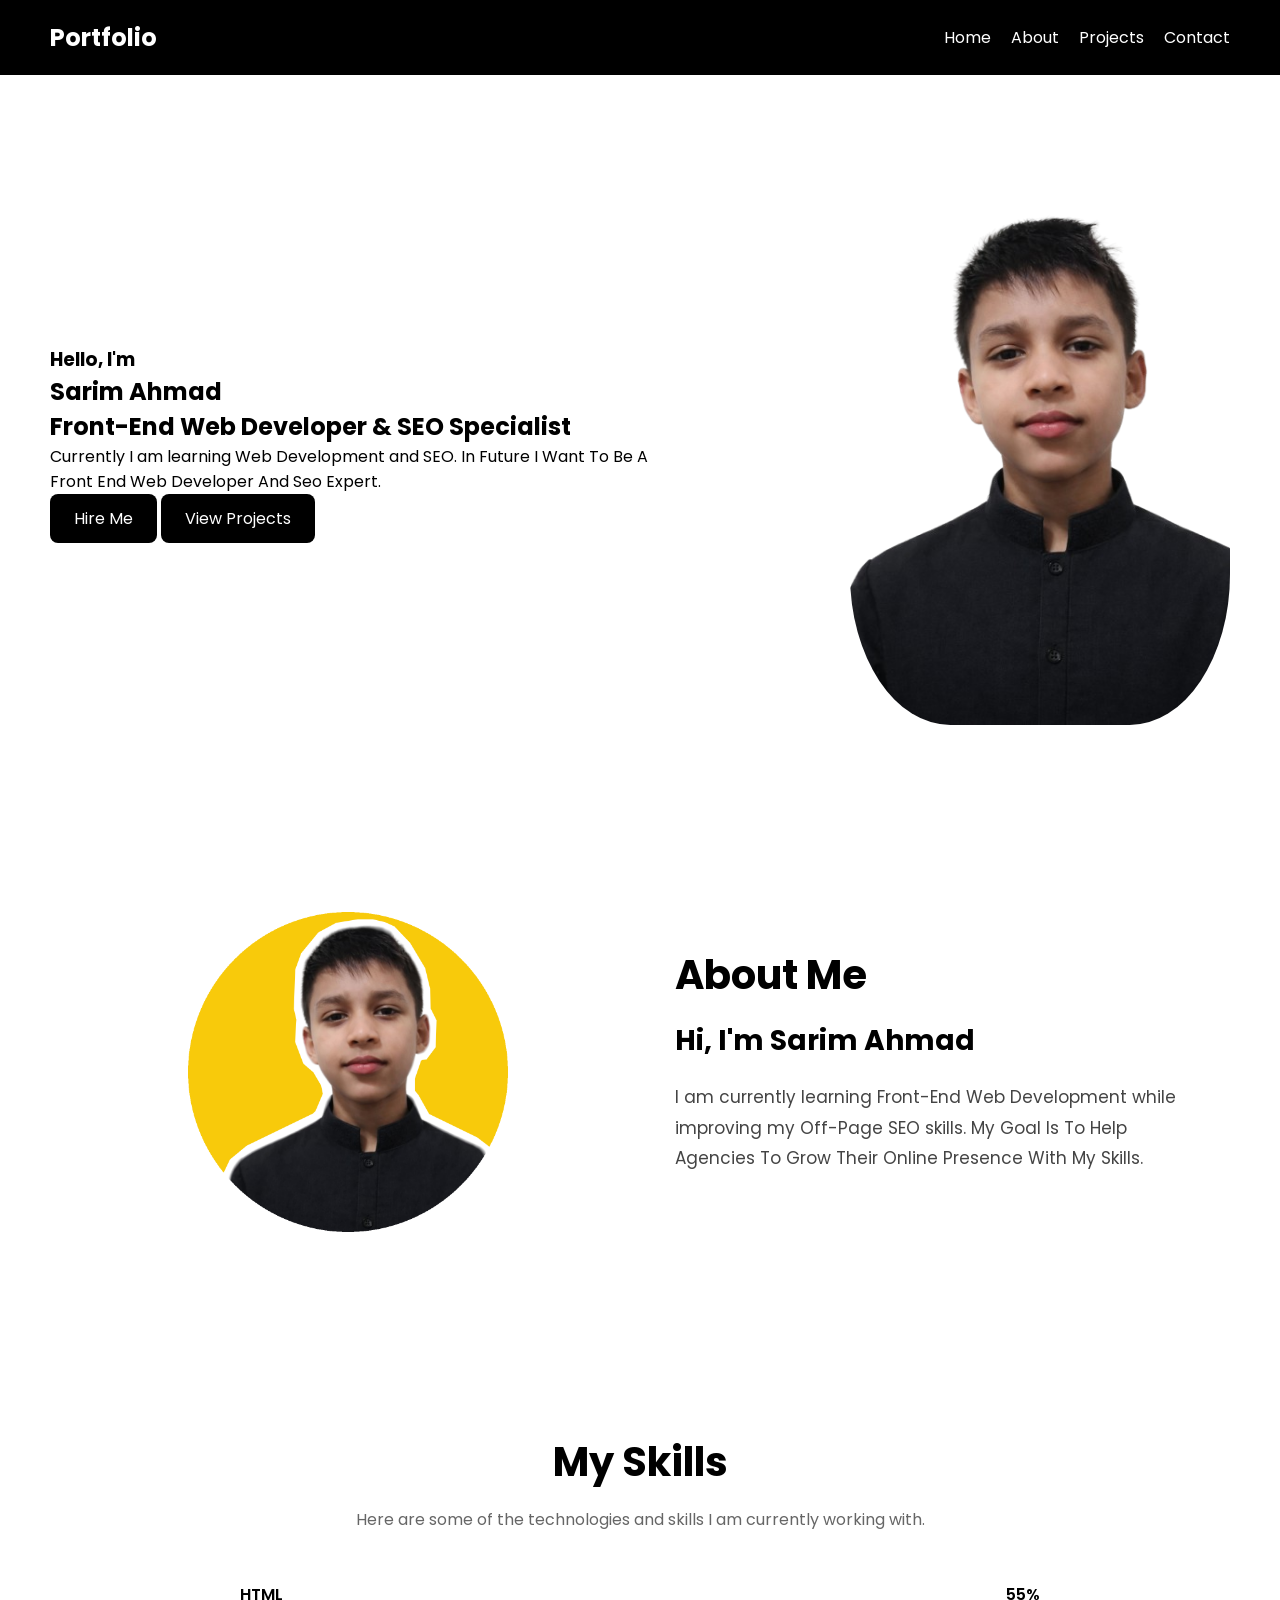
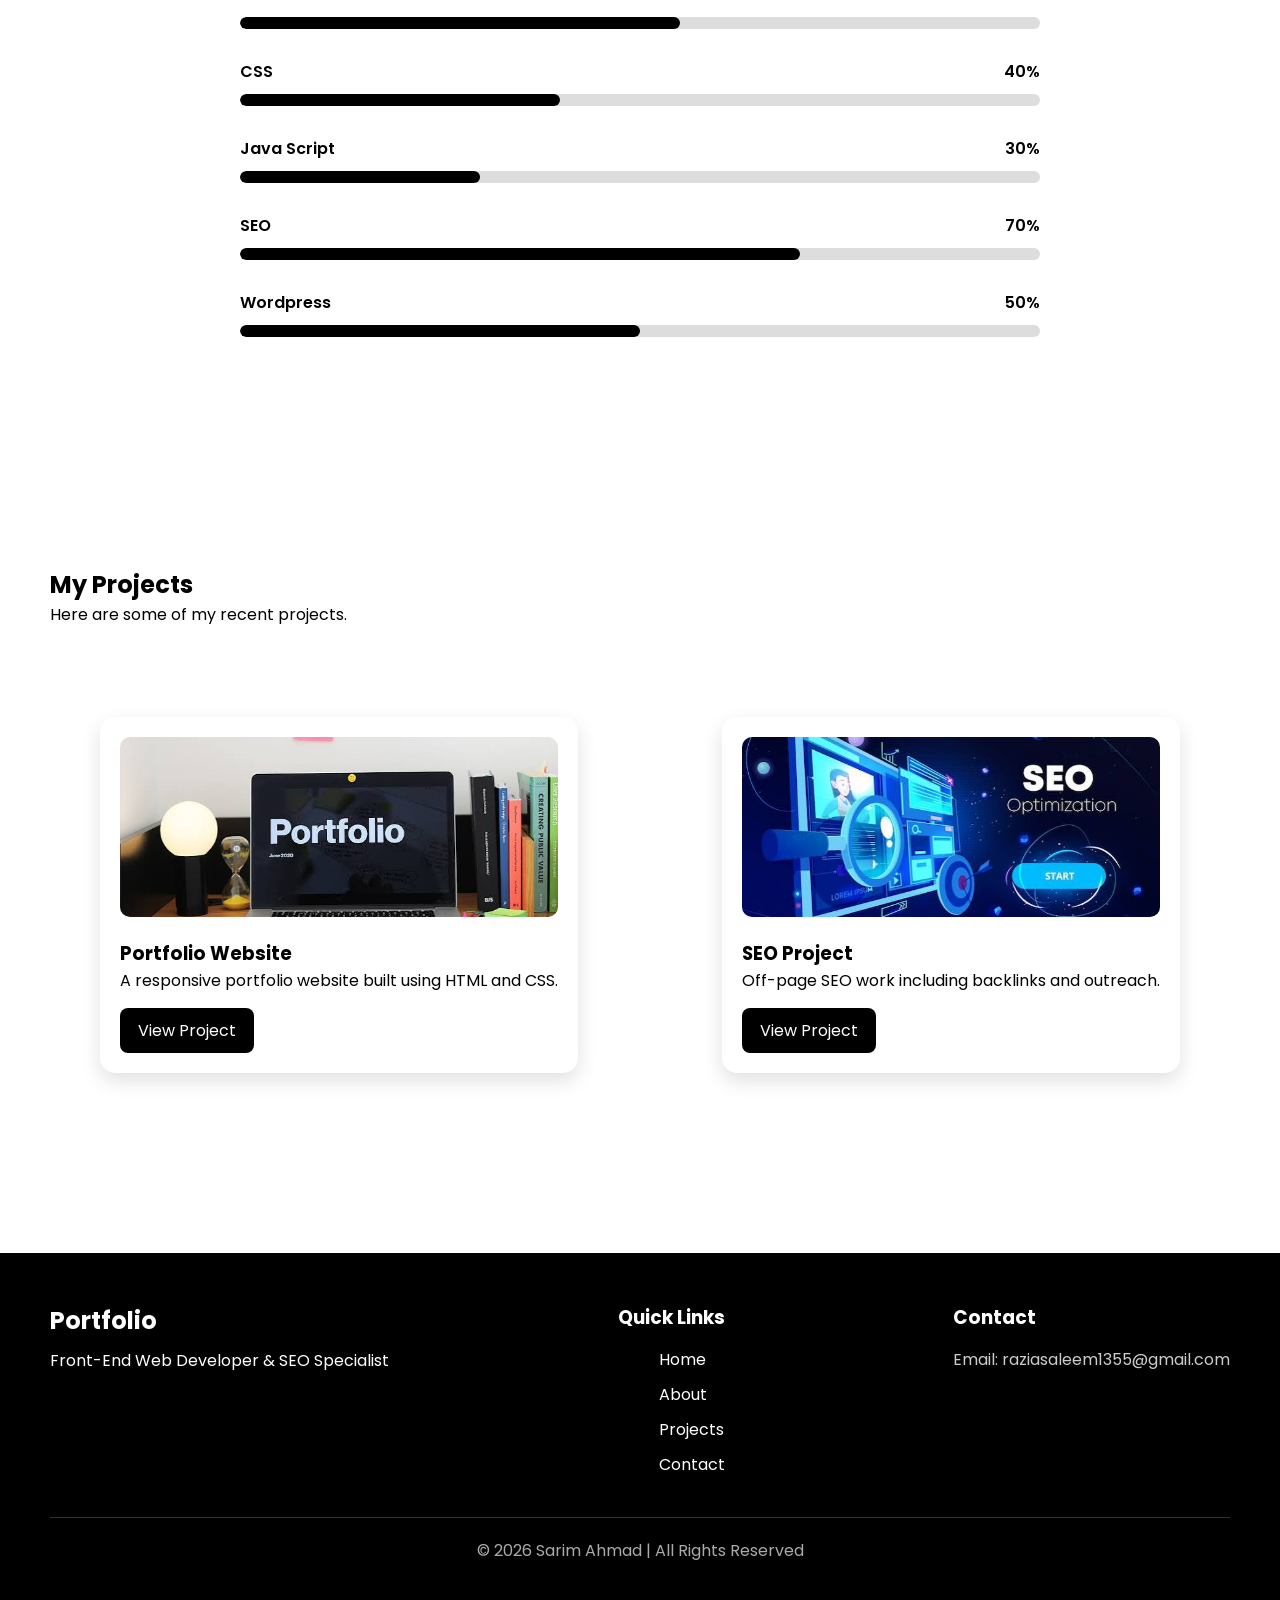
<file: index.html>
<!DOCTYPE html>
<html lang="en">
<head>
    <meta charset="UTF-8">
    <meta name="viewport" content="width=device-width, initial-scale=1.0">
    <title>Portfolio Website</title>
    <link rel="stylesheet" href="Style.css">
    <link rel="preconnect" href="https://fonts.googleapis.com">
<link rel="preconnect" href="https://fonts.gstatic.com" crossorigin>
<link href="https://fonts.googleapis.com/css2?family=Poppins:ital,wght@0,100;0,200;0,300;0,400;0,500;0,600;0,700;0,800;0,900;1,100;1,200;1,300;1,400;1,500;1,600;1,700;1,800;1,900&display=swap" rel="stylesheet">
</head>
<body>
    <header>
        <div class="logo">Portfolio</div>
        
        <nav>
            <ul>

                <li><a href="https://sarimahmad06.github.io/my-portfolio/">Home</a></li>
                <li><a href="https://sarimahmad06.github.io/my-portfolio/contact">About</a></li>
                <li class="dropdown">
                    <a href="https://sarimahmad06.github.io/my-portfolio/Projects.html">Projects</a>
                </li>
               <li><a href="https://sarimahmad06.github.io/my-portfolio/contact">Contact</a></li>
            </ul>
        </nav>
    </header>
    <section class="hero">

    <div class="hero-text">

        <h3>Hello, I'm</h3>

        <h1>Sarim Ahmad</h1>

        <h2>Front-End Web Developer & SEO Specialist</h2>

        <p>
            Currently I am learning Web Development and SEO. In Future I Want To Be A Front End Web Developer And Seo Expert.
        </p>

        <button id="hirebtn"><a href="https://sarimahmad06.github.io/my-portfolio/contact">Hire Me</a></button>
        <button id="herobtn">View Projects</button>

    </div>

    <div class="hero-image">
        <img src="Images/SarimAhmad.png" alt="Portfolio Image">
    </div>

</section>

<section class="about">

    <div class="container">

        <div class="about-image">
            <img src="Images/Sarim Ahmad.png" alt="">
        </div>

        <div class="about-text">

            <h2>About Me</h2>

            <h3>Hi, I'm Sarim Ahmad</h3>

            <p>
                I am currently learning Front-End Web Development while improving my Off-Page SEO skills. My Goal Is To Help Agencies To Grow Their Online Presence With My Skills.
            </p>

        </div>

    </div>

</section>

<section class="skills">

    <h2>My Skills</h2>

    <p class="skills-subtitle">
        Here are some of the technologies and skills I am currently working with.
    </p>

    <div class="skills-container">

        <div class="skill">

            <div class="skill-info">
                <span>HTML</span>
                <span>55%</span>
            </div>

            <div class="progress-bar">
                <div class="progress html"></div>
            </div>

        </div>

        <div id="skills" class="skill">
            
            <div class="skill-info">
                <span>CSS</span>
                <span>40%</span>
            </div>
                <div class="progress-bar">
                    <div class="progress css"></div>
                </div>
            </div>

            <div class="skill">
                <div class="skill-info">
                    <span>Java Script</span>
                    <Span>30%</Span>
                </div>
                <div class="progress-bar">
                    <div class="progress js"></div>
                </div>
            </div> 
            <div class="skill">
                <div class="skill-info">
                    <span>SEO</span>
                    <span>70%</span>
                </div>
                <div class="progress-bar">
                    <div class="progress seo"></div>
                </div>
            </div>

            <div class="skill">
                <div class="skill-info">
                    <span>Wordpress</span>
                    <span>50%</span>
                   </div>
                    <div class="progress-bar">
                        <div class="progress wordpress"></div>
                    </div>
                
            </div>

        </div>

        </div>

    </div>

</section>

<section id="projects" class="projects">

    <h2>My Projects</h2>

    <p class="projects-subtitle">
        Here are some of my recent projects.
    </p>

    <div class="projects-container">

        <div class="project-card">

            <img src="Images/images (1).jfif" alt="Portfolio Project">

            <h3>Portfolio Website</h3>

            <p>
                A responsive portfolio website built using HTML and CSS.
            </p>

            <button class="project-btn">View Project</button>

        </div>

        <div class="project-card">

            <img src="Images/images.jfif" alt="SEO Project">

            <h3>SEO Project</h3>

            <p>
                Off-page SEO work including backlinks and outreach.
            </p>

            <button class="project-btn">View Project</button>

        </div>

    </div>

</section>

<footer>

    <div class="footer-container">

        <div class="footer-logo">
            <h2>Portfolio</h2>
            <p>Front-End Web Developer & SEO Specialist</p>
        </div>

        <div class="footer-links">
            <h3>Quick Links</h3>

            <ul>
                <li><a href="https://sarimahmad06.github.io/my-portfolio/">Home</a></li>
                <li><a href="https://sarimahmad06.github.io/my-portfolio/about.html">About</a></li>
                <li><a href="https://sarimahmad06.github.io/my-portfolio/Projects.html">Projects</a></li>
                <li><a href="https://sarimahmad06.github.io/my-portfolio/contact">Contact</a></li>
            </ul>

        </div>

        <div class="footer-contact">

            <h3>Contact</h3>

            <p>Email: raziasaleem1355@gmail.com</p>

        </div>

    </div>

    <div class="footer-bottom">

        <p>© 2026 Sarim Ahmad | All Rights Reserved</p>

    </div>

</footer>

<script src="script.js"></script>
</body>
</html>
</file>
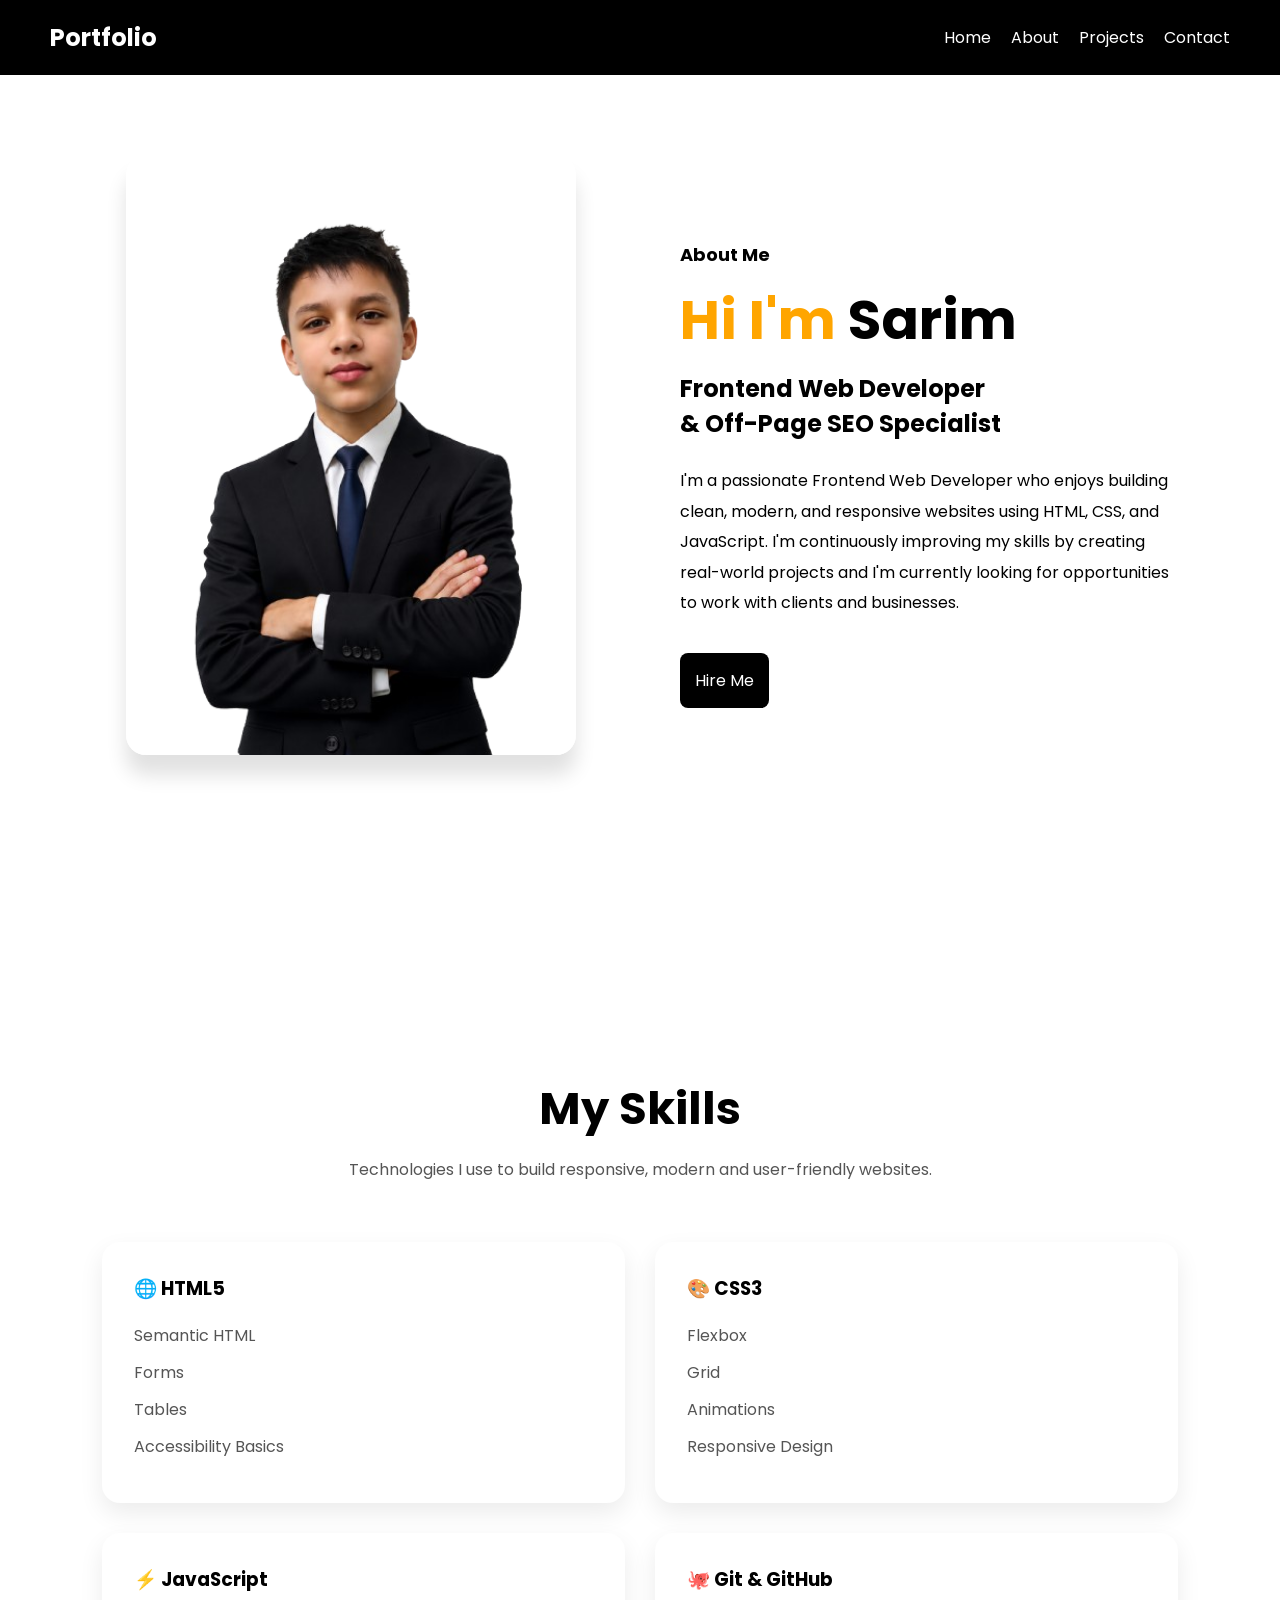
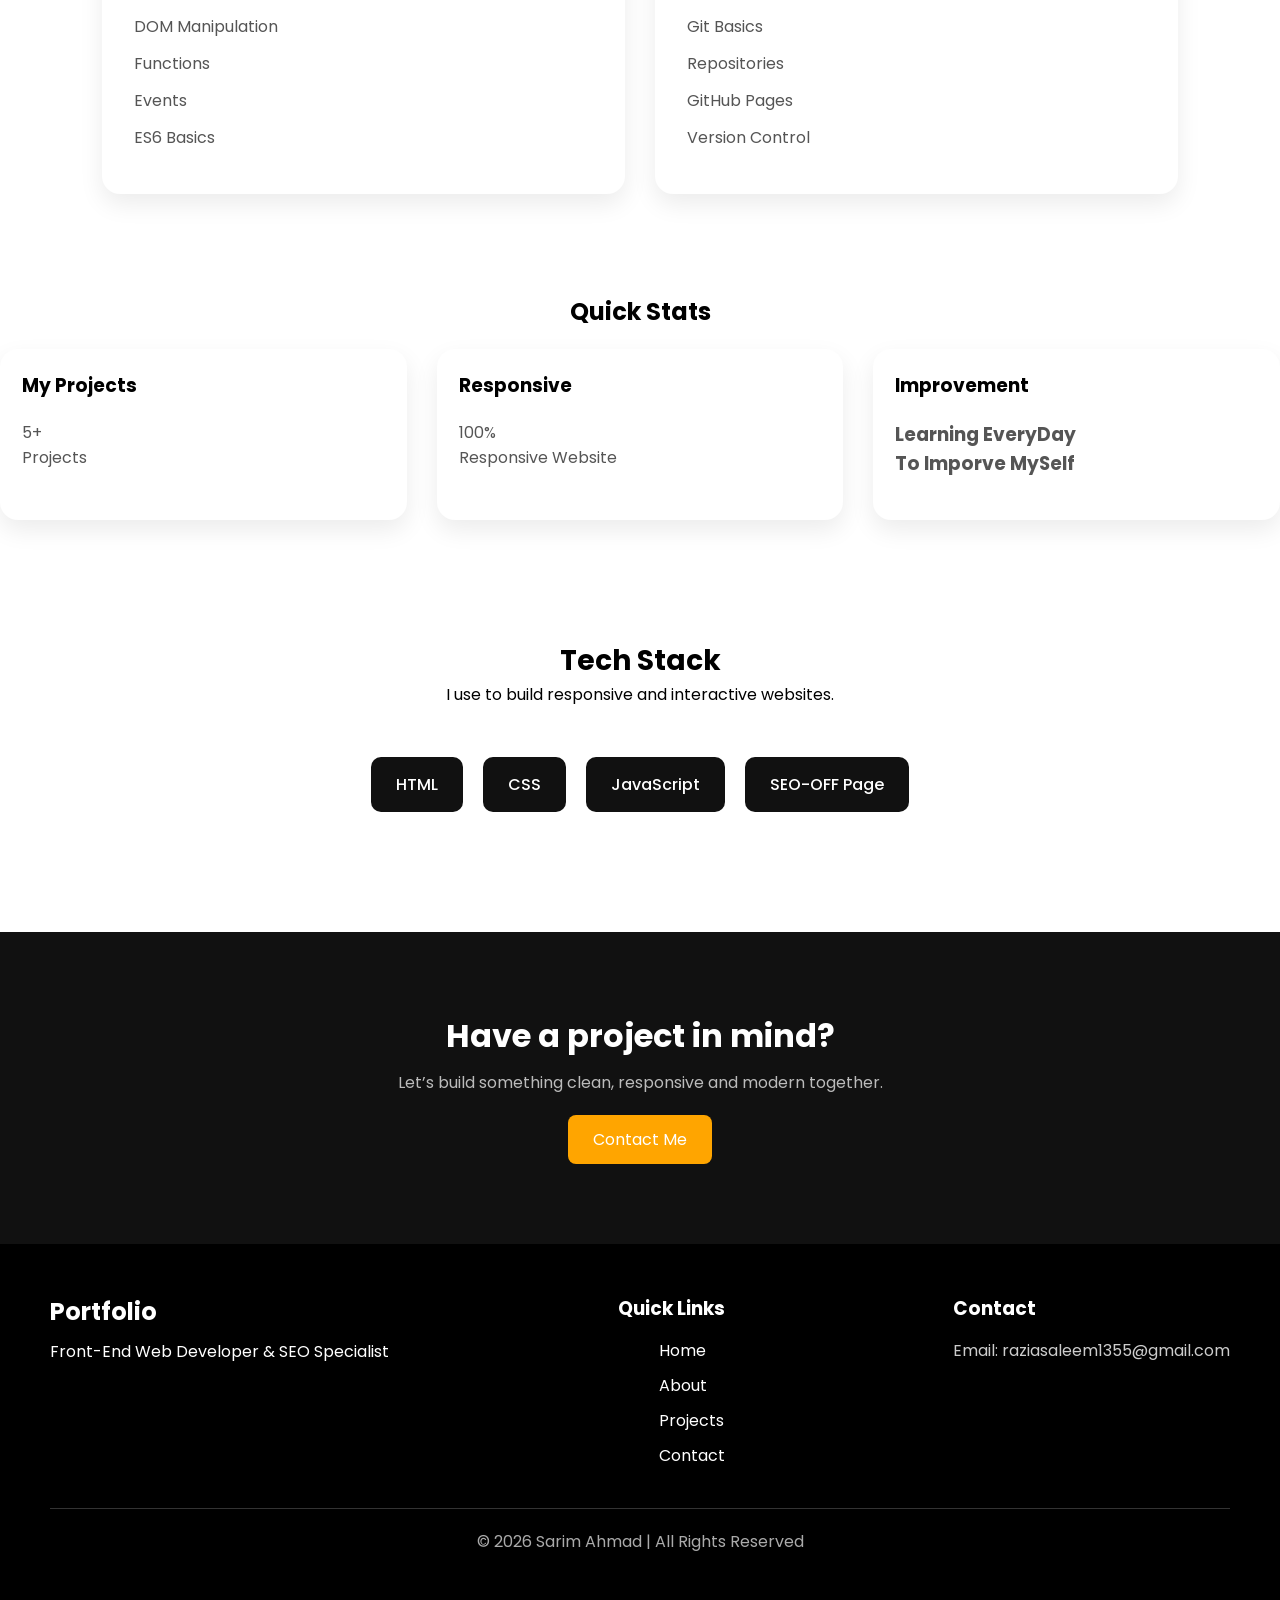
<file: about.html>
<!DOCTYPE html>
<html lang="en">
<head>
    <meta charset="UTF-8">
    <meta name="viewport" content="width=device-width, initial-scale=1.0">
    <title>Document</title>

     <link rel="preconnect" href="https://fonts.googleapis.com">
<link rel="preconnect" href="https://fonts.gstatic.com" crossorigin>
<link href="https://fonts.googleapis.com/css2?family=Poppins:ital,wght@0,100;0,200;0,300;0,400;0,500;0,600;0,700;0,800;0,900;1,100;1,200;1,300;1,400;1,500;1,600;1,700;1,800;1,900&display=swap" rel="stylesheet">
</head>
<style>
*{
    margin:0;
    padding:0;
    box-sizing:border-box;
    font-family:"Poppins",sans-serif;
}
header{
    background-color: black;
    color: white;
    display: flex;
    justify-content: space-between;
    align-items: center;
    padding: 20px 50px;
}

.logo{
    font-size: 24px;
    font-weight: bold;
    cursor: pointer;
    transition: 0.5s;
}
.logo:hover{
    color: orange;
}

nav ul{
    display: flex;
    list-style: none;
    gap: 20px;
}

nav a{
    color: white;
    text-decoration: none;
}

nav a:hover{
    color: orange;
}

.dropdown{
    position: relative;
}
.dropdown-menu{
    display: none;
    position:absolute;
    top: 100%;
    left:0%;
    background-color: black;
    list-style: none;
    min-width: 150px;
    padding: 10px;
}
.dropdown-menu li{
    padding: 10px;

}
.dropdown-menu a{
    color: white;
    text-decoration: none;
}
.dropdown:hover .dropdown-menu{
    display: block;
}
.hero{
    display: flex;
    align-items: center;
    justify-content: space-between;
    padding: 80px 50px;

}
#herobtn{
    cursor: pointer;
    padding: 12px 24px;
    border-radius: 8px;
    transition: 0.4s;
}
#herobtn:hover{
    background-color: black;
    color: orange;
    
}
.hero-image img{
    width: 100%;
    max-width:380px;
    border-radius: 26.4%;
    transition: 0.3s;
}
.hero-image img:hover{
    cursor: pointer;
    transform:scale(1.1);
}
#hirebtn{
    cursor: pointer;
    padding: 12px 24px;
    border-radius: 8px;
    transition: 0.4s;

}
#hirebtn a{
        text-decoration: none;
        color: white;
        transition: 0.4s;
}
#hirebtn a:hover{
    color: orange;
}
#hirebtn:hover{
        background-color: black;
         color: orange;
}
.hero-text{
    max-width: 600px;
}
/* =======================
        ABOUT SECTION
========================== */

.about{
    padding: 100px 0;
    background-color:white
}

.about .container{
    max-width: 1200px;
    margin: 0 auto;
    padding: 0 50px;

    display: flex;
    align-items: center;
    justify-content: space-between;
    gap: 70px;
}

.about-image{
    flex: 1;
    display: flex;
    justify-content: center;
}

.about-image img{
    width: 320px;
    max-width: 100%;
    border-radius: 20px;
    transition: 0.3s ease;

}

.about-image img:hover{
    transform: scale(1.05);
}

.about-text{
    flex: 1;
}

.about-text h2{
    font-size: 40px;
    margin-bottom: 15px;
}

.about-text h3{
    font-size: 28px;
    margin-bottom: 20px;
}

.about-text p{
    font-size: 17px;
    line-height: 1.8;
    margin-bottom: 25px;
    color: #444;
}

.skills-list{
    list-style: none;
    padding: 0;
}

.skills-list li{
    font-size: 18px;
    margin-bottom: 12px;
    font-weight: 500;
}
/* =======================
        SKILLS SECTION
========================== */

.skills{
    padding:100px 50px;
    background:white;
}

.skills h2{
    text-align:center;
    font-size:40px;
    margin-bottom:15px;
}

.skills-subtitle{
    text-align:center;
    color:#666;
    margin-bottom:50px;
}

.skills-container{
    max-width:800px;
    margin:auto;
}

.skill{
    margin-bottom:30px;
}

.skill-info{
    display:flex;
    justify-content:space-between;
    margin-bottom:10px;
    font-weight:600;
}

.progress-bar{
    width:100%;
    height:12px;
    background:#ddd;
    border-radius:20px;
    overflow:hidden;
}

.progress{
    height:100%;
    background:black;
    border-radius:20px;
    transition: width 1.5s ease;
    width:0;
}

.projects{
    padding: 100px 50px;
background: white;
}
.projects-container{
    display: flex;
    justify-content: space-between;
    margin-top:10px;
    padding: 80px 50px;
      
}
.project-card{
    background: white;
    border-radius: 15px;
    padding: 20px;
    box-shadow: 0 8px 20px rgba(0,0,0,0.12);
    transition: 0.3s;
}
.project-card:hover{
    transform:translateY(-8px)
    

}
.project-card img{
    width: 100%;
    height: 180px;
    object-fit: cover;
    border-radius: 10px;
    margin-bottom: 15px;
}
.project-btn{
    margin-top:15px;
    padding:10px 18px;
    border:none;
    border-radius:8px;
    background:black;
    color:white;
    cursor:pointer;
    transition:.3s;
}

.project-btn:hover{
    background:orange;
    color:black;
}
footer{
    background-color: black;
    color: white;
    padding: 50px;
}
.footer-links h3{
    margin-bottom: 15px;
}

.footer-links ul{
    list-style: none;
}

.footer-links li{
    margin-bottom: 10px;
}
.footer-links{
    display: flex;
    flex-direction: column;
    align-items: flex-end;
}

.footer-links a{
    color: white;
    text-decoration: none;
    transition: .3s;
}

.footer-links a:hover{
    color: orange;
}
.footer-container{
    display: flex;
    justify-content: space-between;
    align-items: flex-start;
    gap: 40px;
    margin-bottom: 30px;
}
.footer-logo h2{
    margin-bottom: 10px;
}

.footer-logo h2{
    transition: 0.5s;
    cursor: pointer;
}

.footer-logo h2:hover{
    color: orange;
}

.footer-contact h3{
    margin-bottom: 15px;
}

.footer-contact p{
    color: #ccc;
}
.footer-bottom{
    border-top: 1px solid #333;
    padding-top: 20px;
    text-align: center;
    color: #aaa;
}
.footer-contact p{
    margin-top:10px;
}
       .contact{

            width:90%;
            max-width:700px;

            margin:60px auto;

            background:white;

            padding:40px;

            border-radius:10px;

            box-shadow:0 8px 20px rgba(0,0,0,.15);

        }

        .contact h1{

            text-align:center;

            margin-bottom:10px;

        }

        .contact p{

            text-align:center;

            margin-bottom:30px;

            color:gray;

        }

        form{

            display:flex;

            flex-direction:column;

            gap:20px;

        }

        input,
        textarea{

            padding:15px;

            border:2px solid #ddd;

            border-radius:8px;

            font-size:16px;

            outline:none;

        }

        input:focus,
        textarea:focus{

            border-color:orange;

        }

        textarea{

            height:180px;

            resize:none;

        }

        button{

            padding:15px;

            border:none;

            background:black;

            color:white;

            border-radius:8px;

            cursor:pointer;

            transition:.3s;

            font-size:16px;

        }

        button:hover{

            background:orange;

        }
        .about-hero{
    width:100%;
    min-height:100vh;
    padding:100px 8%;
}

.about-container{
    display:flex;
    justify-content:space-between;
    align-items:center;
    gap:80px;
}

.about-image{
    flex:1;
    display:flex;
    transform: translateY(-20px);
}

.about-image img{
width: 100%;
max-width:450px;;
    border-radius:20px;
        box-sizing: border-box;
    box-shadow: 0 20px 20px rgba(0,0,0,0.12);
    border-radius: 20px;
}

.about-content{
    flex:1;
}

.about-content h4{
    color: black;
    font-size:18px;
    margin-bottom:10px;
}

.about-content h1{
    font-size:55px;
    margin-bottom:10px;
    color: orange;
}

.about-content span{
    color:black;
}

.about-content h2{
    color:black;
    margin-bottom: 25px;
}

.about-content p{
    line-height:1.9;
    color: black;
    margin-bottom:35px;
    max-width: 600px;
}

.about-buttons{
    display:flex;
    gap:20px;
}
.about-buttons a{
    text-decoration: none;
    color: white;
    transition: 0.3s;
}
.about-buttons a:hover{
    color: black;
}
.skills{
    padding:100px 8%;
}

.skills-heading{
    text-align:center;
    margin-bottom:60px;
}

.skills-heading h2{
    font-size:2.8rem;
    color:black;
}

.skills-heading p{
    color:#555;
    margin-top:10px;
}

.skills-grid{
    display:grid;
    grid-template-columns:repeat(2,1fr);
    gap:30px;
}
.skill-card{

    background:white;

    padding:30px;

    border-radius:18px;

    box-shadow:0 10px 25px rgba(0,0,0,.08);

    transition:.3s;

    border:2px solid transparent;

}
.skill-card:hover{

    transform:translateY(-10px);

    border-color:orange;

    box-shadow:0 20px 40px rgba(0,0,0,.15);

}
.skill-card h3{

    margin-bottom:20px;

    color:black;

}

.skill-card ul{

    list-style:none;

}

.skill-card li{

    margin:12px 0;

    color:#555;

}
.stats-heading{
    text-align: center;
        font-weight: 24px;
    margin-bottom: 20px;
}
.stats-grid{
    display:grid;
    grid-template-columns:repeat(3,1fr);
    gap:30px;
}
.stats-card{
    background:white;

    padding:30px;

    border-radius:18px;

    box-shadow:0 10px 25px rgba(0,0,0,.08);

    transition:.3s;

    border:2px solid transparent;
    
    padding: 20px;

    margin-bottom: 20px;

}
.stats-card:hover{
    transform:translateY(-10px);

    border-color:orange;

    box-shadow:0 20px 40px rgba(0,0,0,.15);
}
.stats-card h3{

    margin-bottom:20px;

    color:black;

}

.stats-card ul{

    list-style:none;

}

.stats-card li{

    margin:12px 0;

    color:#555;

}
.tech-stack{
     padding: 60px 20px;
}
.tech-heading{
    text-align: center;
    margin-top: 40px;
    margin-bottom: 30px;
}
.tech-heading h2{
    font-size: 28px;
}
.tech-para{
    color: orange;
}

.skills-stack ul{
    display: flex;
    justify-content: center;
    gap: 20px;
    list-style: none;
    padding: 0;
    flex-wrap: wrap;
}

.skills-stack li{
    background: #111;
    color: white;
    padding: 15px 25px;
    border-radius: 10px;
    font-weight: 500;
    font-size: 16px;
    transition: all 0.3s ease;
    cursor: pointer;
    position: relative;
    overflow: hidden;
    margin-top: 20px;
}
.skills-stack li:hover{
    transform: translateY(-5px);
    box-shadow: 0 0 15px orange, 0 0 30px orange;
    background: #1a1a1a;
}
.cta{
    text-align: center;
    padding: 80px 20px;
    background: #111;
    color: white;
    margin-top: 60px;
}

.cta h2{
    font-size: 32px;
    margin-bottom: 10px;
}

.cta p{
    color: #bbb;
    margin-bottom: 20px;
}

.cta-btn{
    display: inline-block;
    padding: 12px 25px;
    background: orange;
    color: white;
    text-decoration: none;
    border-radius: 8px;
    transition: 0.3s;
}

.cta-btn:hover{
    background: darkorange;
    transform: translateY(-3px);
}
    
</style>
<body>
    
        <header>
        <div class="logo">Portfolio</div>
        
        <nav>
            <ul>

                <li><a href="https://sarimahmad06.github.io/my-portfolio/">Home</a></li>
                <li><a href="https://sarimahmad06.github.io/my-portfolio/contact">About</a></li>
                <li class="dropdown">
                    <a href="https://sarimahmad06.github.io/my-portfolio/Projects.html">Projects</a>
                </li>
               <li><a href="https://sarimahmad06.github.io/my-portfolio/contact">Contact</a></li>
            </ul>
        </nav>
    </header>

<section class="about-hero">
    
    <div class="about-container">

        <div class="about-image">

            <img src="About Image.png" alt="about img">

        </div>

<div class="about-content">
    <h4>About Me</h4>
    <h1>Hi I'm <span>Sarim</span></h1>
    <h2>
Frontend Web Developer <br>
& Off-Page SEO Specialist
</h2>
      <p>
                I'm a passionate Frontend Web Developer who enjoys building
                clean, modern, and responsive websites using HTML, CSS,
                and JavaScript. I'm continuously improving my skills by
                creating real-world projects and I'm currently looking for
                opportunities to work with clients and businesses.
            </p>

<div class="about-buttons">

                <button class="btn"><a href="https://sarimahmad06.github.io/my-portfolio/contact">Hire Me</a></button>

</div>

        </div>

    </div>

    </div>
</section>

<section class="skills">

    <div class="skills-heading">

        <h2>My Skills</h2>

        <p>
            Technologies I use to build responsive, modern and user-friendly websites.
        </p>

    </div>

    <div class="skills-grid">

        <div class="skill-card">

            <h3>🌐 HTML5</h3>

            <ul>
                <li>Semantic HTML</li>
                <li>Forms</li>
                <li>Tables</li>
                <li>Accessibility Basics</li>
            </ul>

        </div>

        <div class="skill-card">

            <h3>🎨 CSS3</h3>

            <ul>
                <li>Flexbox</li>
                <li>Grid</li>
                <li>Animations</li>
                <li>Responsive Design</li>
            </ul>

        </div>

        <div class="skill-card">

            <h3>⚡ JavaScript</h3>

            <ul>
                <li>DOM Manipulation</li>
                <li>Functions</li>
                <li>Events</li>
                <li>ES6 Basics</li>
            </ul>

        </div>

        <div class="skill-card">

            <h3>🐙 Git & GitHub</h3>

            <ul>
                <li>Git Basics</li>
                <li>Repositories</li>
                <li>GitHub Pages</li>
                <li>Version Control</li>
            </ul>

        </div>

    </div>

</section>

<section class="quick-stats">

<div class="stats-heading">

<h2> Quick Stats </h2>

</div>    

<div class="stats-grid">

<div class="stats-card">

<h3>My Projects</h3>
    <ul>
        <li>
            5+ <br> Projects
        </li>
    </ul>


</div>

<div class="stats-card">

<h3>Responsive</h3>
    <ul>
        <li>
            100% <br> Responsive Website
        </li>
    </ul>


</div>

<div class="stats-card">

<h3>Improvement<h3>
    <ul>
        <li>
            Learning EveryDay <br> To Imporve MySelf
        </li>
    </ul>


</div>
</div>


</section>

<section class="tech-stack">

  <div class="tech-heading">
    <h2>Tech Stack</h2>
    <p>I use to build responsive and interactive websites.</p>
  </div>

  <div class="skills-stack">
    <ul>
      <li>HTML</li>
      <li>CSS</li>
      <li>JavaScript</li>
      <li>SEO-OFF Page</li>
    </ul>
  </div>

</section>

<section class="cta">

  <h2>Have a project in mind?</h2>
  <p>Let’s build something clean, responsive and modern together.</p>

  <a href="https://sarimahmad06.github.io/my-portfolio/contact" class="cta-btn">Contact Me</a>

</section>
<footer>

    <div class="footer-container">

        <div class="footer-logo">
            <h2>Portfolio</h2>
            <p>Front-End Web Developer & SEO Specialist</p>
        </div>

        <div class="footer-links">
            <h3>Quick Links</h3>

            <ul>
                <li><a href="https://sarimahmad06.github.io/my-portfolio/">Home</a></li>
                <li><a href="https://sarimahmad06.github.io/my-portfolio/about.html">About</a></li>
                <li><a href="https://sarimahmad06.github.io/my-portfolio/Projects.html">Projects</a></li>
                <li><a href="https://sarimahmad06.github.io/my-portfolio/contact">Contact</a></li>
            </ul>

        </div>

        <div class="footer-contact">

            <h3>Contact</h3>

            <p>Email: raziasaleem1355@gmail.com</p>

        </div>

    </div>

    <div class="footer-bottom">

        <p>© 2026 Sarim Ahmad | All Rights Reserved</p>

    </div>

</footer>

</body>
</html>
</file>
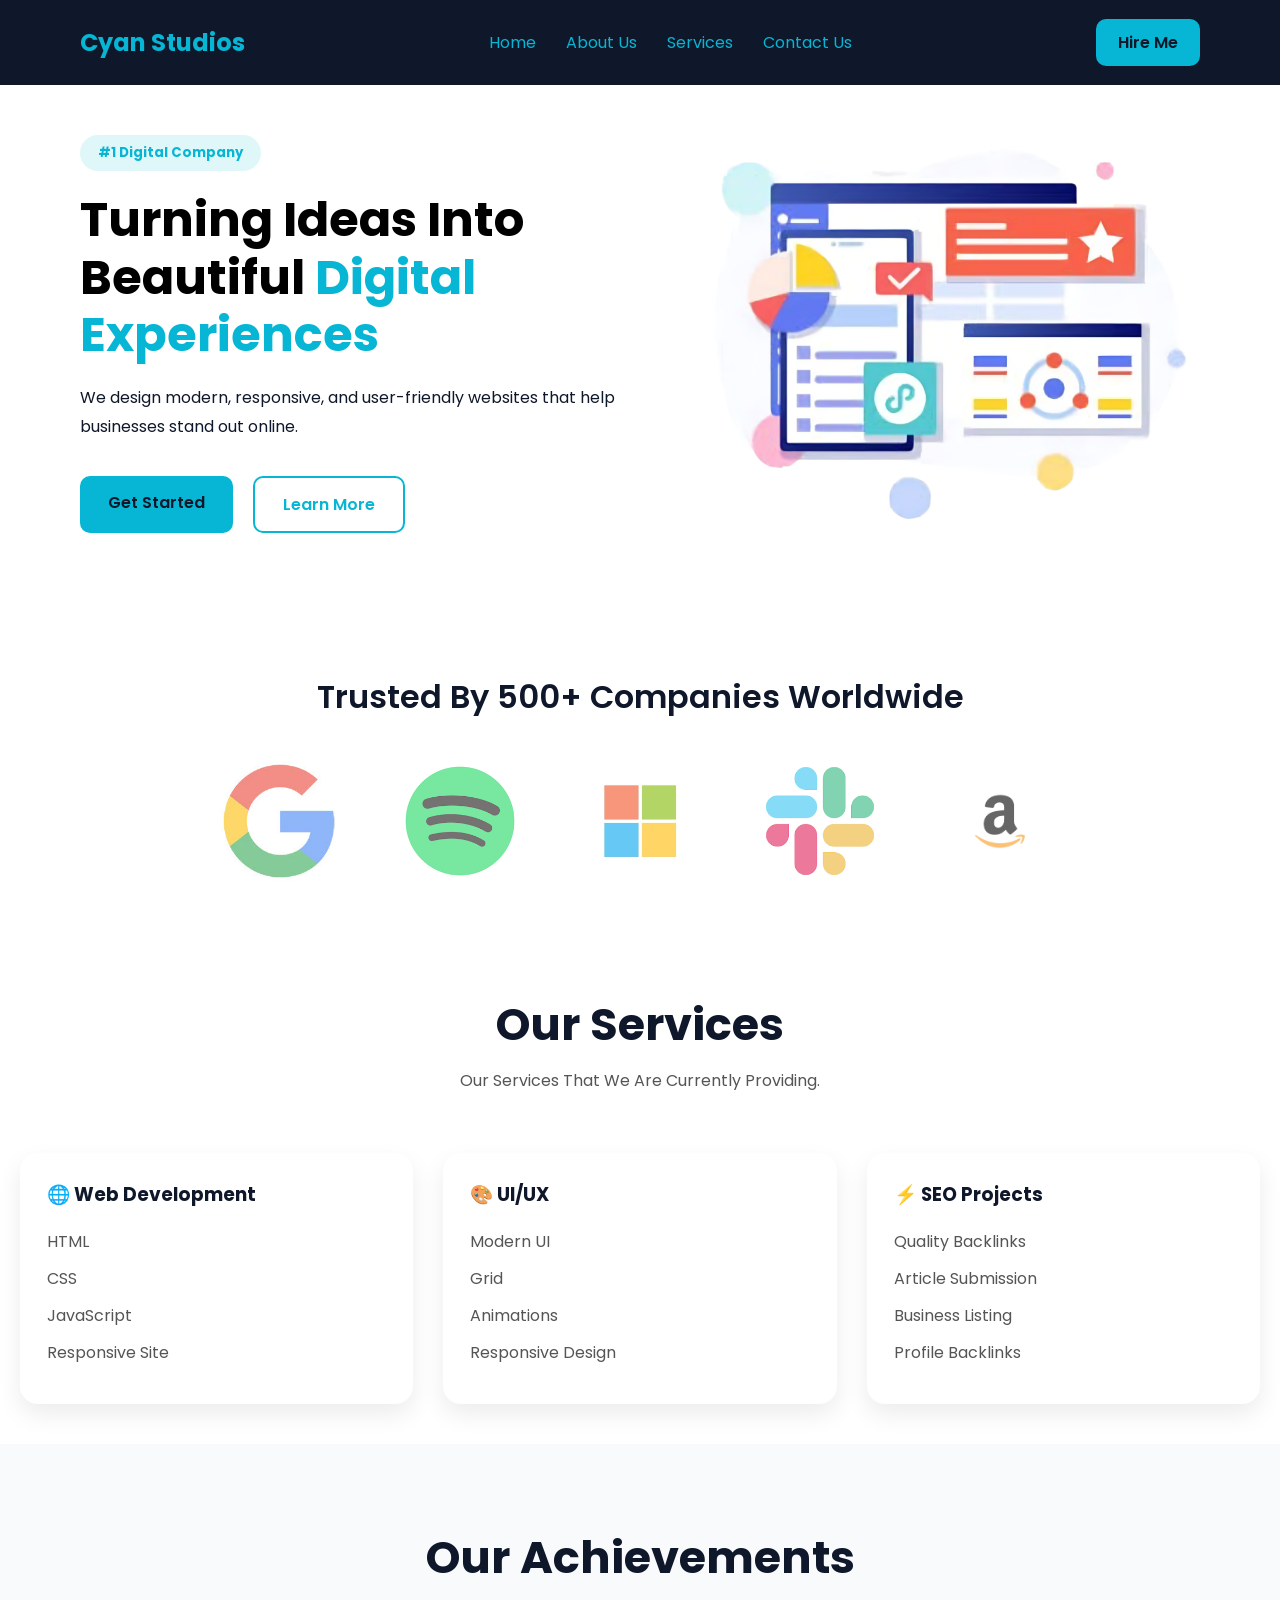
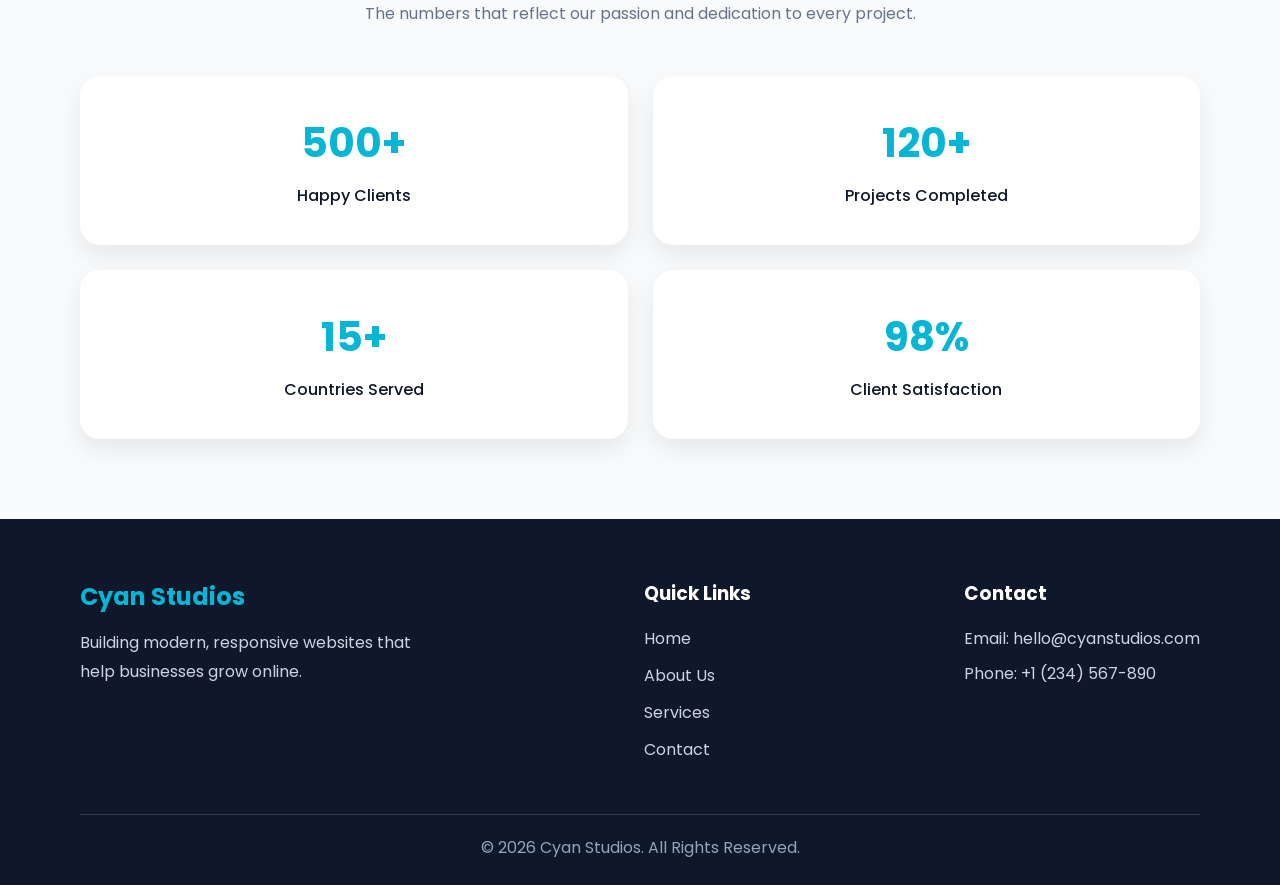
<file: LandingPage.html>
<!DOCTYPE html>
<html lang="en">
<head>
    <meta charset="UTF-8">
    <meta name="viewport" content="width=device-width, initial-scale=1.0">
    <title>Cyan Studios | Build Your Online Presence</title>
    <link rel="stylesheet" href="landingpage.css">
     <link rel="preconnect" href="https://fonts.googleapis.com">
<link rel="preconnect" href="https://fonts.gstatic.com" crossorigin>
<link href="https://fonts.googleapis.com/css2?family=Poppins:ital,wght@0,100;0,200;0,300;0,400;0,500;0,600;0,700;0,800;0,900;1,100;1,200;1,300;1,400;1,500;1,600;1,700;1,800;1,900&display=swap" rel="stylesheet">
</head>
<body>
    
    <header>
        <div class="logo">Cyan Studios</div>

<nav>
    <ul>

        <li><a href="#">Home</a></li>
        <li><a href="#">About Us</a></li>
        <li><a href="#">Services</a></li>
        <li><a href="#">Contact Us</a></li>
        
    </ul>
</nav>

<div>
    <a id="hirebtn" href="#">Hire Me</a>
</div>

    </header>


 <section class="hero">

    <div class="hero-text">

        <div>
            <h5>#1 Digital Company</h5>
        </div>

        <div class="hero-heading">
            <h1>
                Turning Ideas Into Beautiful
                <span>Digital Experiences</span>
            </h1>

            <p>
                We design modern, responsive, and user-friendly websites
                that help businesses stand out online.
            </p>
        </div>

        <!-- Buttons go INSIDE hero-text -->
        <div class="hero-buttons">
            <a href="#">Get Started</a>
            <a href="#">Learn More</a>
        </div>

    </div>

    <div class="hero-image">
        <img src="illustration.png" alt="Hero Image">
    </div>

</section>


<section class="trusted">

<h3>Trusted By 500+ Companies Worldwide</h3>
<div class="company-logos">

    <img src="google.jfif" alt="">
    <img src="spotify.png" alt="">
    <img src="microsoft.png" alt="">
    <img src="slack.png" alt="">
    <img src="amazon.png" alt="">

</div>

</section>

<section class="services">

 <div class="service-heading">

        <h2>Our Services</h2>

        <p>
            Our Services That We Are Currently Providing.
        </p>

    </div>

    <div class="service-grid">

        <div class="service-card">

            <h3>🌐 Web Development</h3>

            <ul>
                <li>HTML</li>
                <li>CSS</li>
                <li>JavaScript</li>
                <li>Responsive Site</li>
            </ul>

        </div>

        <div class="service-card">

            <h3>🎨 UI/UX</h3>

            <ul>
                <li>Modern UI</li>
                <li>Grid</li>
                <li>Animations</li>
                <li>Responsive Design</li>
            </ul>

        </div>

        <div class="service-card">

            <h3>⚡ SEO Projects</h3>

            <ul>
                <li>Quality Backlinks</li>
                <li>Article Submission</li>
                <li>Business Listing</li>
                <li>Profile Backlinks</li>
            </ul>

        </div>

    </div>

</section>

<section class="stats">

    <div class="stats-heading">
        <h2>Our Achievements</h2>
        <p>The numbers that reflect our passion and dedication to every project.</p>
    </div>

    <div class="stats-grid">

        <div class="stat-card">
            <h3>500+</h3>
            <p>Happy Clients</p>
        </div>

        <div class="stat-card">
            <h3>120+</h3>
            <p>Projects Completed</p>
        </div>

        <div class="stat-card">
            <h3>15+</h3>
            <p>Countries Served</p>
        </div>

        <div class="stat-card">
            <h3>98%</h3>
            <p>Client Satisfaction</p>
        </div>

    </div>

   

</section>

<footer>

    <div class="footer-container">

        <div class="footer-logo">
            <h2>Cyan Studios</h2>
            <p>Building modern, responsive websites that help businesses grow online.</p>
        </div>

        <div class="footer-links">

            <h3>Quick Links</h3>

            <ul>
                <li><a href="#">Home</a></li>
                <li><a href="#">About Us</a></li>
                <li><a href="#">Services</a></li>
                <li><a href="#">Contact</a></li>
            </ul>

        </div>

        <div class="footer-contact">

            <h3>Contact</h3>

            <p>Email: hello@cyanstudios.com</p>
            <p>Phone: +1 (234) 567-890</p>

        </div>

    </div>

    <div class="footer-bottom">
        <p>© 2026 Cyan Studios. All Rights Reserved.</p>
    </div>

</footer>

</body>
</html>
</file>
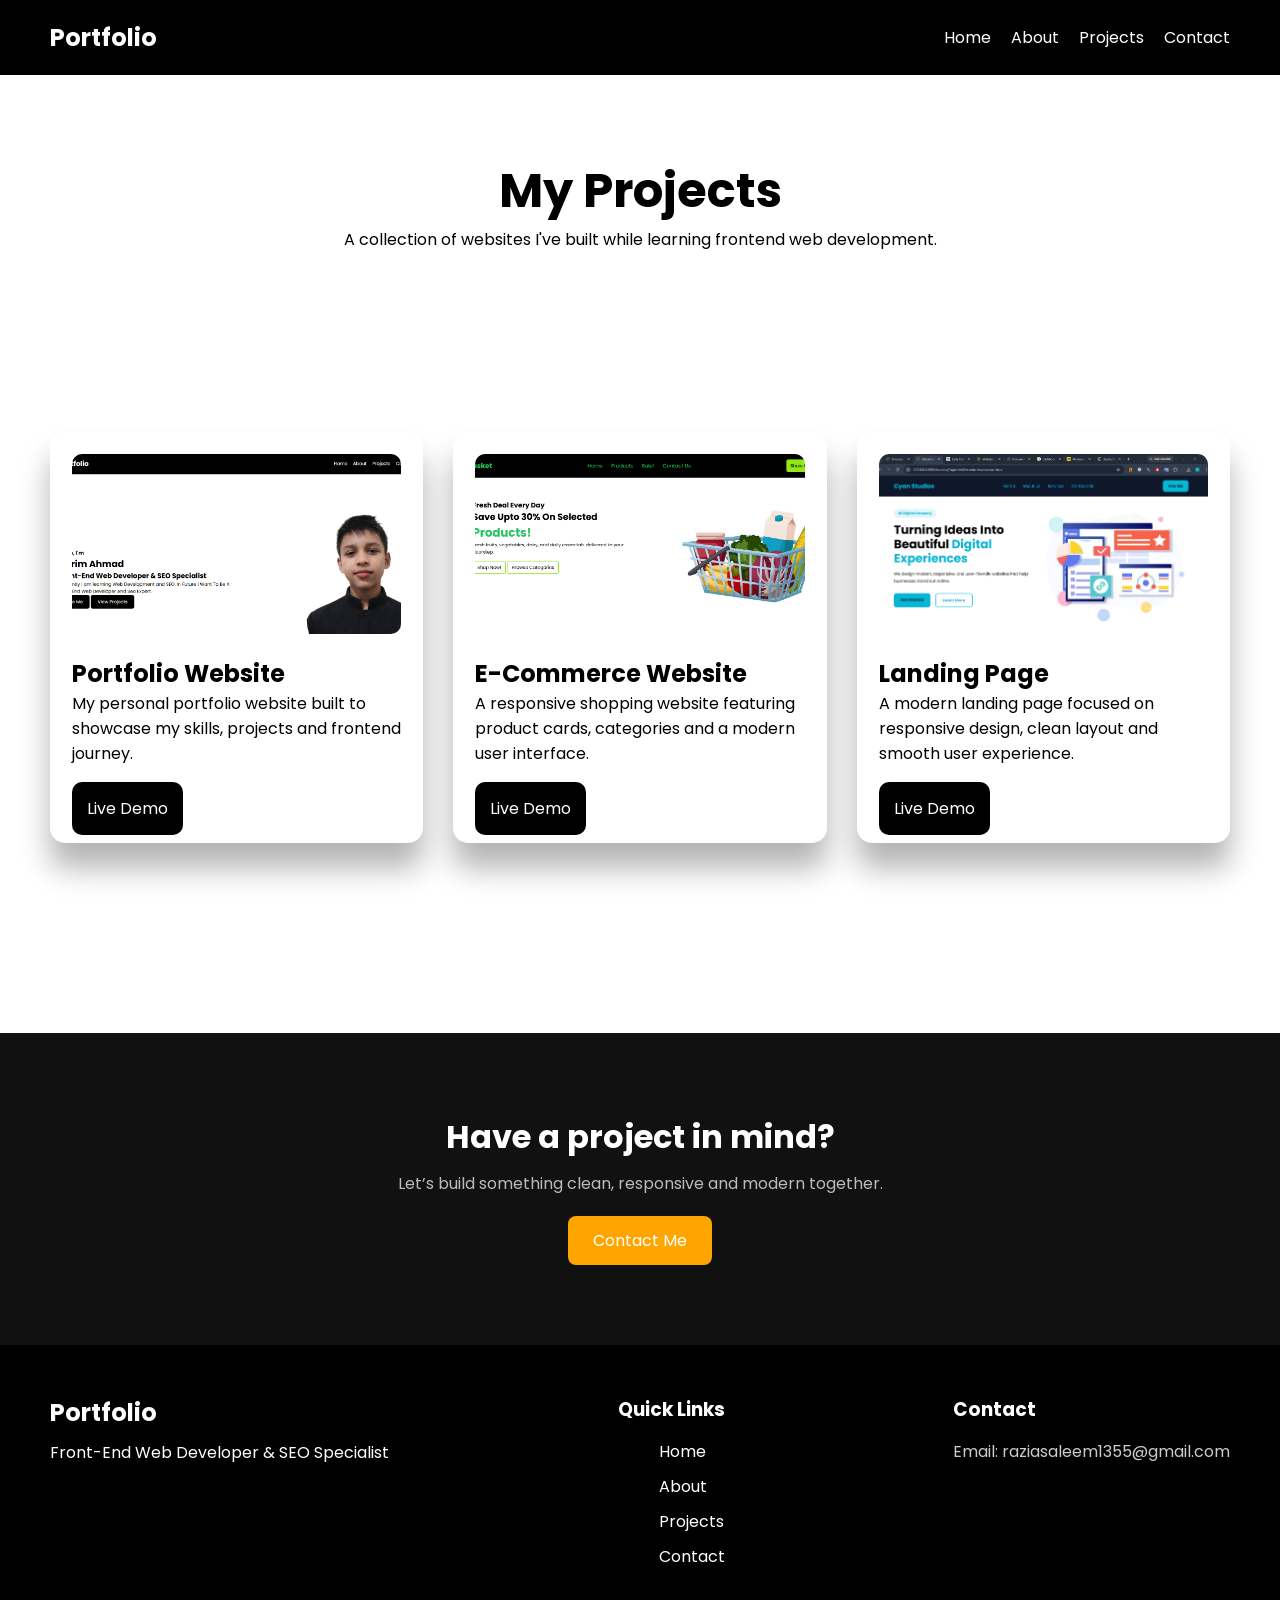
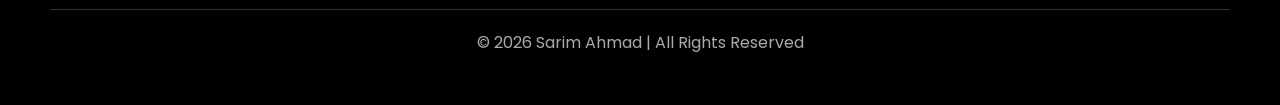
<file: Projects.html>
<!DOCTYPE html>
<html lang="en">
<head>
    <meta charset="UTF-8">
    <meta name="viewport" content="width=device-width, initial-scale=1.0">
    <title>My Projects</title>
    <link rel="stylesheet" href="project.css">
    <link rel="preconnect" href="https://fonts.googleapis.com">
<link rel="preconnect" href="https://fonts.gstatic.com" crossorigin>
<link href="https://fonts.googleapis.com/css2?family=Poppins:ital,wght@0,100;0,200;0,300;0,400;0,500;0,600;0,700;0,800;0,900;1,100;1,200;1,300;1,400;1,500;1,600;1,700;1,800;1,900&display=swap" rel="stylesheet">
</head>
<body>
    
    <header>
        <div class="logo">Portfolio</div>
        
        <nav>
            <ul>

                <li><a href="https://sarimahmad06.github.io/my-portfolio/">Home</a></li>
                <li><a href="https://sarimahmad06.github.io/my-portfolio/about.html">About</a></li>
                <li class="dropdown">
                    <a href="https://sarimahmad06.github.io/my-portfolio/Projects.html">Projects</a>
                </li>
               <li><a href="https://sarimahmad06.github.io/my-portfolio/contact">Contact</a></li>
            </ul>
        </nav>
    </header>

    <section class="hero">
<div class="hero-text">
        <h1>My Projects</h1>

        <p>
            A collection of websites I've built while learning
            frontend web development.
        </p>
</div>
    </section>


    <main class="projects">


        <section class="project-card">

            <div class="project-image">
                <img src="Portfolio.PNG" alt="Portfolio Website">
            </div>

            <div class="project-info">

                <h2>Portfolio Website</h2>

                <p>
                    My personal portfolio website built to showcase
                    my skills, projects and frontend journey.
                </p>
                </div>

                <div class="buttons">
                    <a href="https://sarimahmad06.github.io/my-portfolio" class="live-btn">Live Demo</a>
                </div>

            </div>

        </section>

        <!-- Project 2 -->

        <section class="project-card reverse">

            <div class="project-image">
                <img src="Ecobasket.PNG" alt="E-Commerce Website">
            </div>

            <div class="project-info">

                <h2>E-Commerce Website</h2>

                <p>
                    A responsive shopping website featuring product
                    cards, categories and a modern user interface.
                </p>

                <div class="tech-stack">
            
        
                </div>

                <div class="buttons">
                    <a href="https://sarimahmad06.github.io/my-portfolio/ecommerce.html" class="live-btn">Live Demo</a>
                </div>

            </div>

        </section>

        <!-- Project 3 -->

        <section class="project-card">

            <div class="project-image">
                <img src="Landing Page.PNG" alt="Landing Page">
            </div>

            <div class="project-info">

                <h2>Landing Page</h2>

                <p>
                    A modern landing page focused on responsive design,
                    clean layout and smooth user experience.
                </p>


                
            
                </div>

                <div class="buttons">
                    <a href="https://sarimahmad06.github.io/my-portfolio/LandingPage.html" class="live-btn">Live Demo</a>
                </div>

            </div>

        </section>

    </main>

    <!-- ================= CTA ================= -->

    <section class="cta">

  <h2>Have a project in mind?</h2>
  <p>Let’s build something clean, responsive and modern together.</p>

  <a href="https://sarimahmad06.github.io/my-portfolio/contact" class="cta-btn">Contact Me</a>

</section>

    <!-- ================= FOOTER ================= -->

    <footer>

    <div class="footer-container">

        <div class="footer-logo">
            <h2>Portfolio</h2>
            <p>Front-End Web Developer & SEO Specialist</p>
        </div>

        <div class="footer-links">
            <h3>Quick Links</h3>

            <ul>
                <li><a href="https://sarimahmad06.github.io/my-portfolio/">Home</a></li>
                <li><a href="https://sarimahmad06.github.io/my-portfolio/about.html">About</a></li>
                <li><a href="https://sarimahmad06.github.io/my-portfolio/Projects.html">Projects</a></li>
                <li><a href="https://sarimahmad06.github.io/my-portfolio/contact">Contact</a></li>
            </ul>

        </div>

        <div class="footer-contact">

            <h3>Contact</h3>

            <p>Email: raziasaleem1355@gmail.com</p>

        </div>

    </div>

    <div class="footer-bottom">

        <p>© 2026 Sarim Ahmad | All Rights Reserved</p>

    </div>

</footer>

</body>
</html>
</file>
<file: Style.css>
*{
    margin:0;
    padding:0;
    box-sizing:border-box;
    font-family:"Poppins",sans-serif;
}
header{
    background-color: black;
    color: white;
    display: flex;
    justify-content: space-between;
    align-items: center;
    padding: 20px 50px;
}

.logo{
    font-size: 24px;
    font-weight: bold;
    cursor: pointer;
    transition: 0.5s;
}
.logo:hover{
    color: orange;
}

nav ul{
    display: flex;
    list-style: none;
    gap: 20px;
}

nav a{
    color: white;
    text-decoration: none;
}

nav a:hover{
    color: orange;
}

.dropdown{
    position: relative;
}
.dropdown-menu{
    display: none;
    position:absolute;
    top: 100%;
    left:0%;
    background-color: black;
    list-style: none;
    min-width: 150px;
    padding: 10px;
}
.dropdown-menu li{
    padding: 10px;

}
.dropdown-menu a{
    color: white;
    text-decoration: none;
}
.dropdown:hover .dropdown-menu{
    display: block;
}
.hero{
    display: flex;
    align-items: center;
    justify-content: space-between;
    padding: 80px 50px;

}
#herobtn{
    cursor: pointer;
    padding: 12px 24px;
    border-radius: 8px;
    transition: 0.4s;
}
#hirebtn a{
        text-decoration: none;
        color: white;
        transition: 0.4s;
}
#herobtn:hover{
    background-color: black;
    color: orange;
    
}
#hirebtn a:hover{
    color: orange;
}
.hero-image img{
    width: 100%;
    max-width:380px;
    border-radius: 26.4%;
    transition: 0.3s;
}
.hero-image img:hover{
    cursor: pointer;
    transform:scale(1.1);
}
#hirebtn{
    cursor: pointer;
    padding: 12px 24px;
    border-radius: 8px;
    transition: 0.4s;

}
#hirebtn a{
        text-decoration: none;
        color: white;
        transition: 0.4s;
}
#hirebtn a:hover{
    color: orange;
}
#hirebtn:hover{
        background-color: black;
         color: orange;
}
.hero-text{
    max-width: 600px;
}
/* =======================
        ABOUT SECTION
========================== */

.about{
    padding: 100px 0;
    background-color:white
}

.about .container{
    max-width: 1200px;
    margin: 0 auto;
    padding: 0 50px;

    display: flex;
    align-items: center;
    justify-content: space-between;
    gap: 70px;
}

.about-image{
    flex: 1;
    display: flex;
    justify-content: center;
}

.about-image img{
    width: 320px;
    max-width: 100%;
    border-radius: 20px;
    transition: 0.3s ease;

}

.about-image img:hover{
    transform: scale(1.05);
}

.about-text{
    flex: 1;
}

.about-text h2{
    font-size: 40px;
    margin-bottom: 15px;
}

.about-text h3{
    font-size: 28px;
    margin-bottom: 20px;
}

.about-text p{
    font-size: 17px;
    line-height: 1.8;
    margin-bottom: 25px;
    color: #444;
}

.skills-list{
    list-style: none;
    padding: 0;
}

.skills-list li{
    font-size: 18px;
    margin-bottom: 12px;
    font-weight: 500;
}
/* =======================
        SKILLS SECTION
========================== */

.skills{
    padding:100px 50px;
    background:white;
}

.skills h2{
    text-align:center;
    font-size:40px;
    margin-bottom:15px;
}

.skills-subtitle{
    text-align:center;
    color:#666;
    margin-bottom:50px;
}

.skills-container{
    max-width:800px;
    margin:auto;
}

.skill{
    margin-bottom:30px;
}

.skill-info{
    display:flex;
    justify-content:space-between;
    margin-bottom:10px;
    font-weight:600;
}

.progress-bar{
    width:100%;
    height:12px;
    background:#ddd;
    border-radius:20px;
    overflow:hidden;
}

.progress{
    height:100%;
    background:black;
    border-radius:20px;
    transition: width 1.5s ease;
    width:0;
}

.projects{
    padding: 100px 50px;
background: white;
}
.projects-container{
    display: flex;
    justify-content: space-between;
    margin-top:10px;
    padding: 80px 50px;
      
}
.project-card{
    background: white;
    border-radius: 15px;
    padding: 20px;
    box-shadow: 0 8px 20px rgba(0,0,0,0.12);
    transition: 0.3s;
}
.project-card:hover{
    transform:translateY(-8px)
    

}
.project-card img{
    width: 100%;
    height: 180px;
    object-fit: cover;
    border-radius: 10px;
    margin-bottom: 15px;
}
.project-btn{
    margin-top:15px;
    padding:10px 18px;
    border:none;
    border-radius:8px;
    background:black;
    color:white;
    cursor:pointer;
    transition:.3s;
}

.project-btn:hover{
    background:orange;
    color:black;
}
footer{
    background-color: black;
    color: white;
    padding: 50px;
}
.footer-links h3{
    margin-bottom: 15px;
}

.footer-links ul{
    list-style: none;
}

.footer-links li{
    margin-bottom: 10px;
}
.footer-links{
    display: flex;
    flex-direction: column;
    align-items: flex-end;
}

.footer-links a{
    color: white;
    text-decoration: none;
    transition: .3s;
}

.footer-links a:hover{
    color: orange;
}
.footer-container{
    display: flex;
    justify-content: space-between;
    align-items: flex-start;
    gap: 40px;
    margin-bottom: 30px;
}
.footer-logo h2{
    margin-bottom: 10px;
}

.footer-logo h2{
    transition: 0.5s;
    cursor: pointer;
}

.footer-logo h2:hover{
    color: orange;
}

.footer-contact h3{
    margin-bottom: 15px;
}

.footer-contact p{
    color: #ccc;
}
.footer-bottom{
    border-top: 1px solid #333;
    padding-top: 20px;
    text-align: center;
    color: #aaa;
}
.footer-contact p{
    margin-top:10px;
}
       .contact{

            width:90%;
            max-width:700px;

            margin:60px auto;

            background:white;

            padding:40px;

            border-radius:10px;

            box-shadow:0 8px 20px rgba(0,0,0,.15);

        }

        .contact h1{

            text-align:center;

            margin-bottom:10px;

        }

        .contact p{

            text-align:center;

            margin-bottom:30px;

            color:gray;

        }

        form{

            display:flex;

            flex-direction:column;

            gap:20px;

        }

        input,
        textarea{

            padding:15px;

            border:2px solid #ddd;

            border-radius:8px;

            font-size:16px;

            outline:none;

        }

        input:focus,
        textarea:focus{

            border-color:orange;

        }

        textarea{

            height:180px;

            resize:none;

        }

        button{

            padding:15px;

            border:none;

            background:black;

            color:white;

            border-radius:8px;

            cursor:pointer;

            transition:.3s;

            font-size:16px;

        }

        button:hover{

            background:orange;

        }
</file>
<file: landingpage.css>
@media (max-width:768px){

header{
    flex-wrap:wrap;
    justify-content:center;
    gap:20px;
    padding:20px;
}

nav ul{
    gap:20px;
    flex-wrap:wrap;
    justify-content:center;
}

}
*{
    margin: 0;
    padding: 0;
    font-family: poppins,sans-serif;
}
header{
    display: flex;
    justify-content: space-between;
    align-items: center;
    background-color:#0F172A;
    padding: 25px 80px;
    max-width: 1200px;
    margin: auto;
   
}
.logo{
    color: #06B6D4;
    cursor: pointer;
    transition: 0.3s;
    font-weight: 700;
    font-size: 1.5rem;
}
.logo:hover{
    color: white;
}
nav ul{
    display: flex;
    gap: 30px;
    list-style: none;
}
li a{
    text-decoration: none;
    color: #06B6D4;
    transition: 0.3s;
}

li a:hover{
    color: white;
}
#hirebtn{
    background-color: #06B6D4;
    color: #0F172A;
    text-decoration: none;
    padding: 12px 22px;
    border-radius: 10px;
    font-weight: 600;
    transition: 0.3s;
}
#hirebtn:hover{
    background: white;
    transform:scale(1.1)
}
.hero{
    padding: 50px 80px;
    display: flex;
    justify-content: space-between;
}
span{
    color: #06B6D4;
}
.hero-text{
    max-width: 600px;
    width: 100%;
    padding-bottom: 20px;
}
.hero-text h1{
    font-size:3rem;
font-weight:700;
line-height:1.2;

}

.hero-heading p{
    margin-top: 20px;
    margin-bottom: 35px;
    line-height: 1.8;
    color: #0F172A;
}

.hero-text h5{
    display:inline-block;
    background:#E0F7FA;
    color:#06B6D4;
    padding:8px 18px;
    border-radius:50px;
    margin-bottom:20px;
}

.hero-buttons{
    display: flex;
    gap: 20px;
    margin-top: 15px;
}

.hero-buttons a{
    display: inline-block;
    text-decoration: none;
    padding: 14px 28px;
    border-radius: 10px;
    font-weight: 600;
    transition: all 0.3s ease;
}

.hero-buttons a:first-child{
    background: #06B6D4;
    color: #0F172A;
}

.hero-buttons a:first-child:hover{
    background: #0891B2;
    transform: translateY(-3px);
    box-shadow: 0 10px 25px rgba(6, 182, 212, 0.35);
}

.hero-buttons a:last-child{
    background: transparent;
    color: #06B6D4;
    border: 2px solid #06B6D4;
}

.hero-buttons a:last-child:hover{
    background: #06B6D4;
    color: #0F172A;
    transform: translateY(-3px);
    box-shadow: 0 10px 25px rgba(6, 182, 212, 0.35);
}

.hero-image img{
    max-width: 500px;
    width: 100%;
    height: auto;
}
.trusted{
    text-align: center;
      padding: 70px 80px;
}
.trusted h3{
    color: #0F172A;
    font-size: 2rem;
    margin-bottom: 40px;
    font-weight: 600;
}
.company-logos{
    display: flex;
    justify-content: center;
    align-items: center;
    gap: 60px;
    flex-wrap: wrap;
}
.company-logos img{
    width: 120px;
    opacity: .6;
    transition: .3s;
}
.company-logos img:hover{
    opacity: 1;
    transform: scale(1.08);
}
.services{
    padding:40px 20px;

}
.service-heading{
    text-align: center;
    margin-bottom: 60px;
}
.service-heading h2{
    font-size:2.8rem;
    color:#0F172A;
}
.service-heading p{
    color:#555;
    margin-top:10px;
}
.service-grid{
    display:grid;
    grid-template-columns:repeat(3,1fr);
    gap:30px;
}
.service-card{

    background:white;

    padding:30px;

    border-radius:18px;

    box-shadow:0 10px 25px rgba(0,0,0,.08);

    transition:.3s;

    cursor: pointer;

    border:2px solid transparent;

    padding:25px;

}
.service-card:hover{
    border-color: #06B6D4;
}
.service-card h3{

    margin-bottom:20px;

    color:#0F172A;

}

.service-card ul{

    list-style:none;

}

.service-card li{

    margin:12px 0;

    color:#555;

}
.stats{
    padding: 80px;
    background: #F8FAFC;
}

.stats-heading{
    text-align: center;
    margin-bottom: 50px;
}

.stats-heading h2{
    font-size: 2.8rem;
    color: #0F172A;
}

.stats-heading p{
    color: #64748B;
    margin-top: 10px;
}

.stats-grid{
    display: grid;
    grid-template-columns: repeat(2,1fr);
    gap: 25px;
}

.stat-card{
    background: white;
    border-radius: 20px;
    padding: 35px;
    text-align: center;
    box-shadow: 0 10px 25px rgba(0,0,0,.08);
    transition: .3s;
    border:2px solid transparent;
}

.stat-card:hover{
    transform: translateY(-8px);
    box-shadow: 0 18px 35px rgba(0,0,0,.30);
    border:2px #06B6D4 solid ;
}

.stat-card h3{
    font-size: 2.5rem;
    color: #06B6D4;
    margin-bottom: 10px;
}

.stat-card p{
    color: #0F172A;
    font-weight: 500;
}
footer{
    background:#0F172A;
    color:white;
    padding:60px 80px 25px;
}

.footer-container{
    max-width:1200px;
    margin:auto;
    display:flex;
    justify-content:space-between;
    align-items:flex-start;
    gap:60px;
    flex-wrap:wrap;
    margin-bottom:40px;
}

.footer-logo{
    max-width:350px;
}

.footer-logo h2{
    color:#06B6D4;
    margin-bottom:15px;
    cursor:pointer;
    transition:.3s;
}

.footer-logo h2:hover{
    color:white;
}

.footer-logo p{
    color:#CBD5E1;
    line-height:1.8;
}

.footer-links h3,
.footer-contact h3{
    margin-bottom:18px;
    color:white;
}

.footer-links ul{
    list-style:none;
}

.footer-links li{
    margin-bottom:12px;
}

.footer-links a{
    text-decoration:none;
    color:#CBD5E1;
    transition:.3s;
}

.footer-links a:hover{
    color:#06B6D4;
}

.footer-contact p{
    color:#CBD5E1;
    margin-bottom:10px;
}

.footer-bottom{
    border-top:1px solid rgba(255,255,255,.15);
    padding-top:20px;
    text-align:center;
    color:#94A3B8;
    max-width:1200px;
    margin:auto;
}
</file>
<file: project.css>
*{
    margin: 0%;
    padding: 0%;
    box-sizing: border-box;
    font-family: poppins,sans-serif;
}

header{
    background-color: black;
    color: white;
    display: flex;
    justify-content: space-between;
    align-items: center;
    padding: 20px 50px;
}

.logo{
    font-size: 24px;
    font-weight: bold;
    cursor: pointer;
    transition: 0.5s;
}
.logo:hover{
    color: orange;
}

nav ul{
    display: flex;
    list-style: none;
    gap: 20px;
}

nav a{
    color: white;
    text-decoration: none;
}

nav a:hover{
    color: orange;
}

.dropdown{
    position: relative;
}
.dropdown-menu{
    display: none;
    position:absolute;
    top: 100%;
    left:0%;
    background-color: black;
    list-style: none;
    min-width: 150px;
    padding: 10px;
}
.dropdown-menu li{
    padding: 10px;

}
.dropdown-menu a{
    color: white;
    text-decoration: none;
}
.dropdown:hover .dropdown-menu{
    display: block;
}
.projects{
    padding: 100px 50px;
background: white;
display: grid;
    grid-template-columns: repeat(3,1fr);
    gap: 30px;
}
.projects-container{
    margin-top:10px;
    padding: 80px 50px;
}
.project-card{
    background: white;
    border-radius: 15px;
    padding: 20px;
    box-shadow: 0 25px 30px rgba(0,0,0,0.30);
    transition: 0.3s;
    margin-bottom: 30px;
    border: 2px solid transparent;
    
}
.project-card:hover{
    border-color:orange;
   
}
.project-card img{
    width: 100%;
    height: 180px;
    object-fit: cover;
    border-radius: 10px;
    margin-bottom: 15px;
}
.project-btn{
    margin-top:15px;
    padding:10px 18px;
    border:none;
    border-radius:8px;
    background:black;
    color:white;
    cursor:pointer;
    transition:.3s;
}

.project-btn:hover{
    background:orange;
    color:black;
}
.hero-text{
    padding: 80px 50px;
    text-align: center;
}
.hero-text h1{
    font-size: 3rem;
}
.live-btn{
    box-sizing: border-box;
    border-radius: 10px;
    background-color: black;
    color:white;
    cursor: pointer;
    padding: 15px;
    transition: 0.3s;
    margin-top: 10px;
    text-decoration: none;
}
.live-btn:hover{
    color: black;
    background-color: orange;
}
.project-info p{
    margin-bottom: 30px;
}
.github-btn{
    box-sizing: border-box;
    border-radius: 10px;
    background-color: black;
    color:white;
    cursor: pointer;
    padding: 15px;
    transition: 0.3s;
    margin-top: 10px;
    text-decoration: none;
}
.github-btn:hover{
    color: black;
    background-color: orange;
}
.cta{
    text-align: center;
    padding: 80px 20px;
    background: #111;
    color: white;
    margin-top: 60px;
}

.cta h2{
    font-size: 32px;
    margin-bottom: 10px;
}

.cta p{
    color: #bbb;
    margin-bottom: 20px;
}

.cta-btn{
    display: inline-block;
    padding: 12px 25px;
    background: orange;
    color: white;
    text-decoration: none;
    border-radius: 8px;
    transition: 0.3s;
}

.cta-btn:hover{
    background: darkorange;
    transform: translateY(-3px);
}
footer{
    background-color: black;
    color: white;
    padding: 50px;
}
.footer-links h3{
    margin-bottom: 15px;
}

.footer-links ul{
    list-style: none;
}

.footer-links li{
    margin-bottom: 10px;
}
.footer-links{
    display: flex;
    flex-direction: column;
    align-items: flex-end;
}

.footer-links a{
    color: white;
    text-decoration: none;
    transition: .3s;
}

.footer-links a:hover{
    color: orange;
}
.footer-container{
    display: flex;
    justify-content: space-between;
    align-items: flex-start;
    gap: 40px;
    margin-bottom: 30px;
}
.footer-logo h2{
    margin-bottom: 10px;
}

.footer-logo h2{
    transition: 0.5s;
    cursor: pointer;
}

.footer-logo h2:hover{
    color: orange;
}

.footer-contact h3{
    margin-bottom: 15px;
}

.footer-contact p{
    color: #ccc;
}
.footer-bottom{
    border-top: 1px solid #333;
    padding-top: 20px;
    text-align: center;
    color: #aaa;
}
.footer-contact p{
    margin-top:10px;
}
</file>
